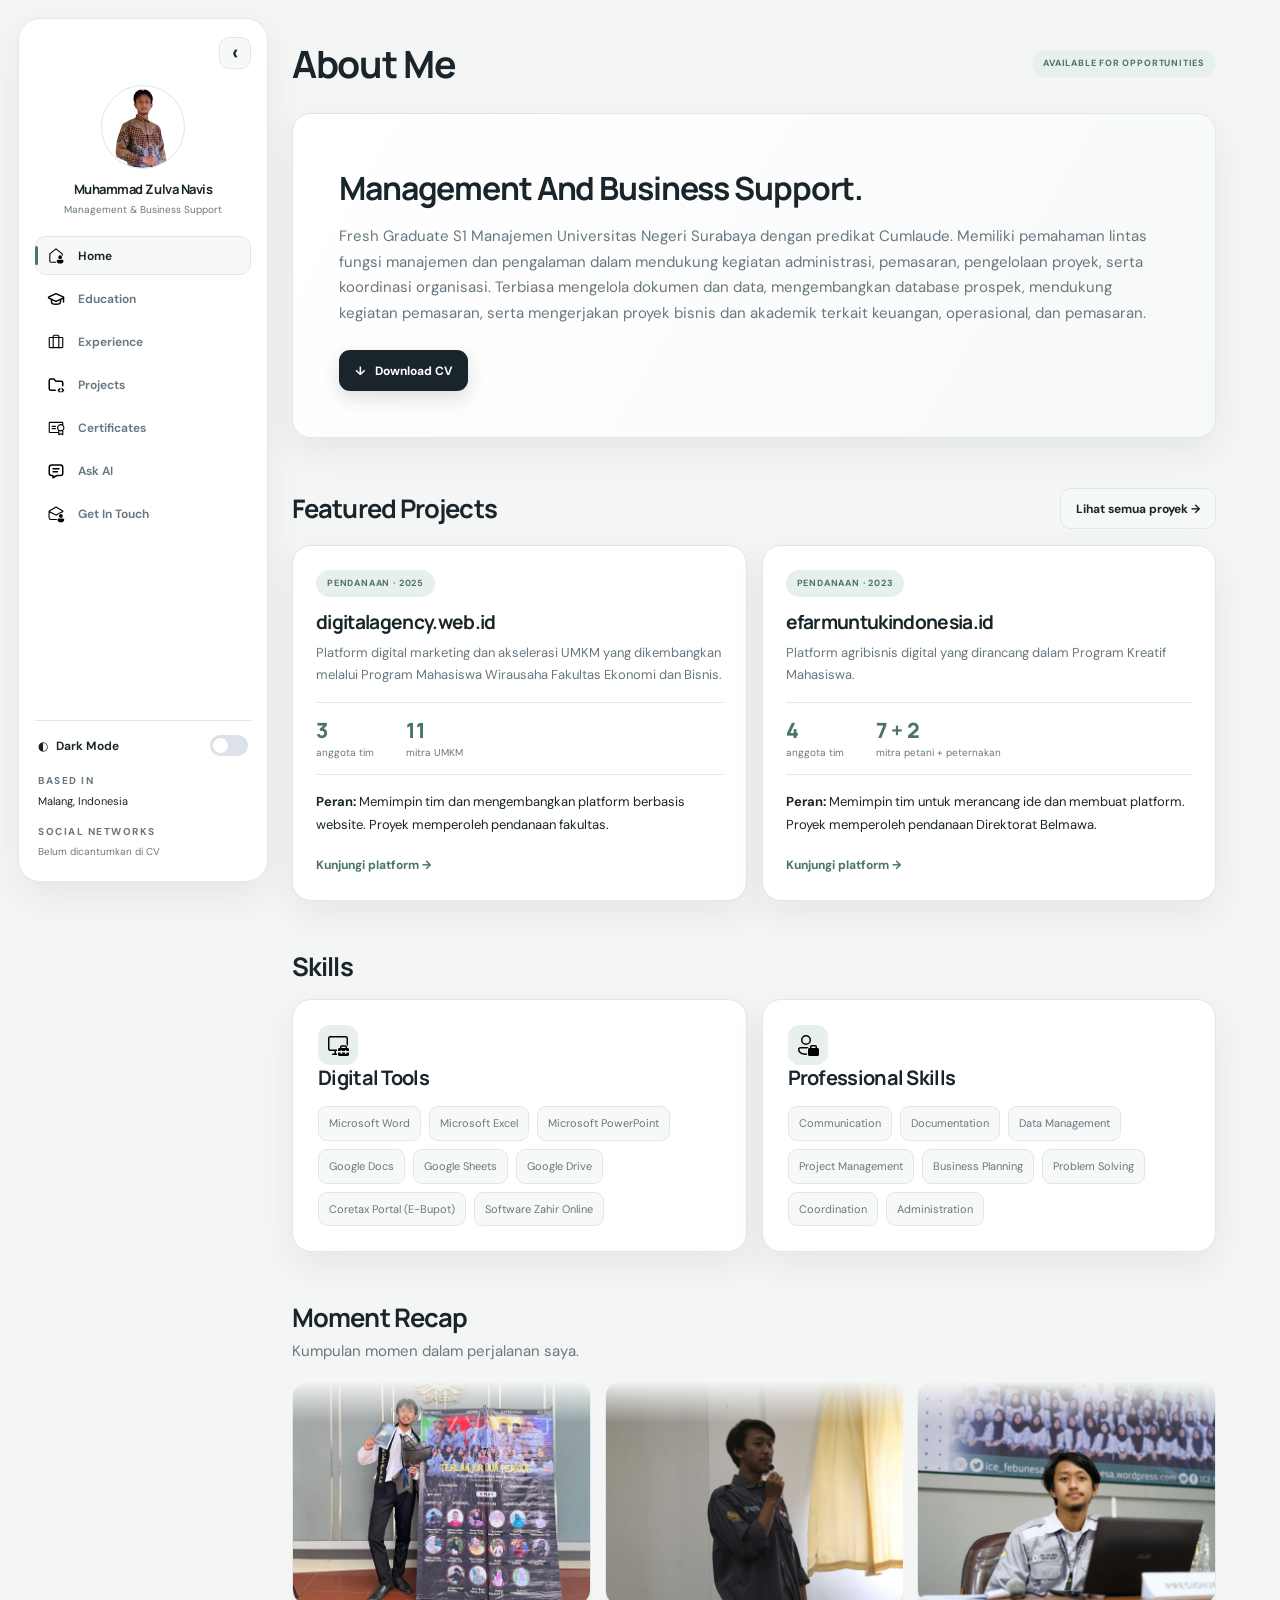
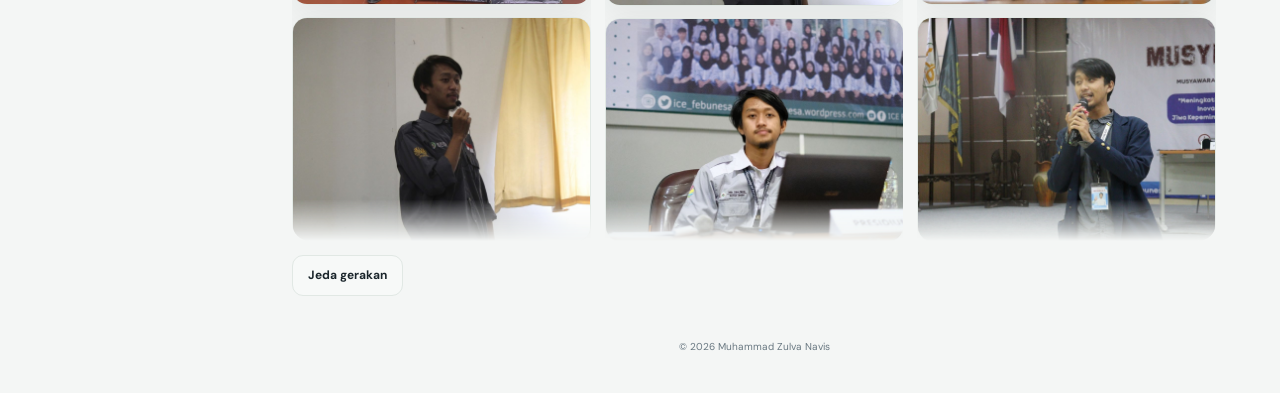
<file: index.html>
<!doctype html>
<html lang="id">
<head>
  <meta charset="utf-8"><meta name="viewport" content="width=device-width, initial-scale=1">
  <meta name="description" content="Portfolio Muhammad Zulva Navis — Management & Business Support.">
  <title>Muhammad Zulva Navis | Portfolio</title>
  <link rel="stylesheet" href="styles.css">
</head>
<body data-page="home" data-level="root">
  <header class="mobile-topbar"><span class="mobile-brand">Muhammad Zulva Navis</span><button class="mobile-menu" id="menu-toggle" type="button" aria-label="Buka menu" aria-expanded="false">☰</button></header>
  <div class="app-shell"><aside class="sidebar" id="sidebar"></aside>
    <main class="main-content">
      <header class="page-heading"><div><h1>About Me</h1></div><span class="status-pill">AVAILABLE FOR OPPORTUNITIES</span></header>
      <section class="card intro-card"><h2>Management And Business Support.</h2>
        <p>Fresh Graduate S1 Manajemen Universitas Negeri Surabaya dengan predikat Cumlaude. Memiliki pemahaman lintas fungsi manajemen dan pengalaman dalam mendukung kegiatan administrasi, pemasaran, pengelolaan proyek, serta koordinasi organisasi. Terbiasa mengelola dokumen dan data, mengembangkan database prospek, mendukung kegiatan pemasaran, serta mengerjakan proyek bisnis dan akademik terkait keuangan, operasional, dan pemasaran.</p>
        <a class="button primary" href="public/cv-muhammad-zulva-navis.pdf" download>↓ &nbsp; Download CV</a>
      </section>
      <section class="content-section"><div class="section-heading"><div><h2>Featured Projects</h2></div><a class="button secondary" href="projects/">Lihat semua proyek →</a></div>
        <div class="project-grid">
          <article class="card project-card"><span class="tag">PENDANAAN · 2025</span><h3>digitalagency.web.id</h3><p>Platform digital marketing dan akselerasi UMKM yang dikembangkan melalui Program Mahasiswa Wirausaha Fakultas Ekonomi dan Bisnis.</p><div class="metrics"><div><strong>3</strong><span>anggota tim</span></div><div><strong>11</strong><span>mitra UMKM</span></div></div><p class="role"><b>Peran:</b> Memimpin tim dan mengembangkan platform berbasis website. Proyek memperoleh pendanaan fakultas.</p><a class="text-link" href="https://digitalagency.web.id" target="_blank" rel="noreferrer">Kunjungi platform →</a></article>
          <article class="card project-card"><span class="tag">PENDANAAN · 2023</span><h3>efarmuntukindonesia.id</h3><p>Platform agribisnis digital yang dirancang dalam Program Kreatif Mahasiswa.</p><div class="metrics"><div><strong>4</strong><span>anggota tim</span></div><div><strong>7 + 2</strong><span>mitra petani + peternakan</span></div></div><p class="role"><b>Peran:</b> Memimpin tim untuk merancang ide dan membuat platform. Proyek memperoleh pendanaan Direktorat Belmawa.</p><a class="text-link" href="https://efarmuntukindonesia.id" target="_blank" rel="noreferrer">Kunjungi platform →</a></article>
        </div>
      </section>
      <section class="content-section skills-home-section" id="skills">
        <div class="section-heading"><div><h2>Skills</h2></div></div>
        <div class="skills-grid">
          <section class="card skills-card"><div class="icon-tile"><img src="./assets/asset.degitaltools.svg" alt=""></div><h2>Digital Tools</h2><ul class="tag-list"><li>Microsoft Word</li><li>Microsoft Excel</li><li>Microsoft PowerPoint</li><li>Google Docs</li><li>Google Sheets</li><li>Google Drive</li><li>Coretax Portal (E-Bupot)</li><li>Software Zahir Online</li></ul></section>
          <section class="card skills-card"><div class="icon-tile"><img src="./assets/asset.professionalskill.svg" alt=""></div><h2>Professional Skills</h2><ul class="tag-list"><li>Communication</li><li>Documentation</li><li>Data Management</li><li>Project Management</li><li>Business Planning</li><li>Problem Solving</li><li>Coordination</li><li>Administration</li></ul></section>
        </div>        
      </section>
      <section class="content-section moment-section" id="moment-recap">
        <div class="section-heading"><div><h2>Moment Recap</h2><p class="muted">Kumpulan momen dalam perjalanan saya.</p></div></div>
        <div class="moment-carousel" id="moment-carousel" role="region" aria-label="Foto Moment Recap" hidden>
          <div class="moment-column"></div>
          <div class="moment-column"></div>
          <div class="moment-column"></div>
        </div>
        <p class="note moment-empty" id="moment-empty">Foto akan muncul setelah kamu mengunggah berkas JPG ke folder <code>assets/moments/</code> dengan nama “gambar carousel 1.jpg”, “gambar carousel 2.jpg”, dan seterusnya.</p>
        <button class="button secondary moment-pause" id="moment-pause" type="button" aria-pressed="false" hidden>Jeda gerakan</button>
      </section>
      <footer class="site-footer">© <span class="current-year"></span> Muhammad Zulva Navis</footer>
    </main>
  </div><script src="script.js"></script>
</body>
</html>
</file>
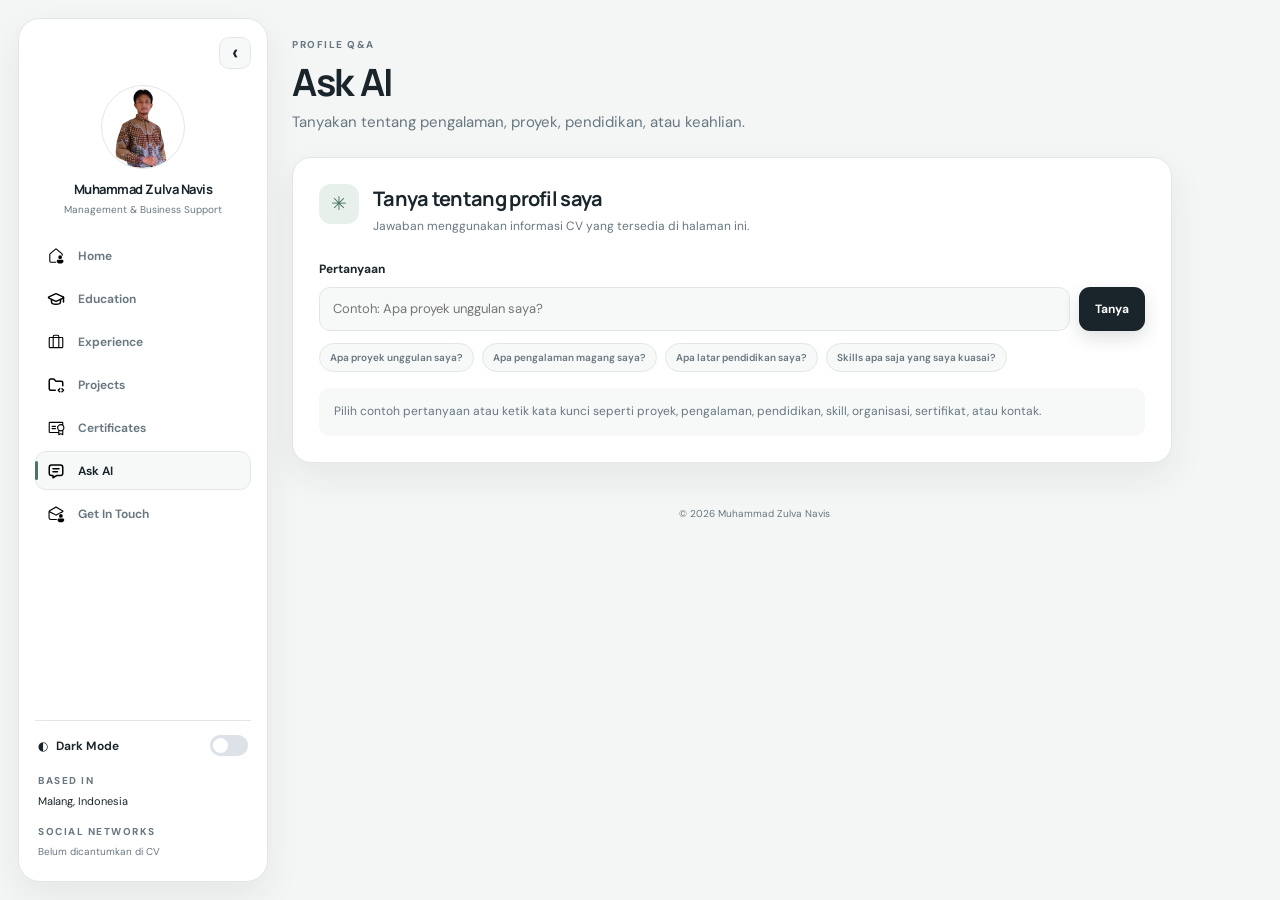
<file: ask/index.html>
<!doctype html>
<html lang="id"><head><meta charset="utf-8"><meta name="viewport" content="width=device-width, initial-scale=1"><meta name="description" content="Tanya-jawab profil Muhammad Zulva Navis berdasarkan CV."><title>Ask AI | Muhammad Zulva Navis</title><link rel="stylesheet" href="../styles.css"></head>
<body data-page="ask" data-level="nested"><header class="mobile-topbar"><span class="mobile-brand">Muhammad Zulva Navis</span><button class="mobile-menu" id="menu-toggle" type="button" aria-label="Buka menu" aria-expanded="false">☰</button></header><div class="app-shell"><aside class="sidebar" id="sidebar"></aside>
  <main class="main-content">
    <header class="page-heading"><div><p class="eyebrow">PROFILE Q&A</p><h1>Ask AI</h1><p class="muted">Tanyakan tentang pengalaman, proyek, pendidikan, atau keahlian.</p></div></header>
    <section class="card ask-card"><div class="ask-intro"><div class="icon-tile">✳</div><div><h2>Tanya tentang profil saya</h2><p class="muted">Jawaban menggunakan informasi CV yang tersedia di halaman ini.</p></div></div>
      <label for="question">Pertanyaan</label><div class="ask-row"><input id="question" type="text" placeholder="Contoh: Apa proyek unggulan saya?"><button class="button primary" id="ask-button">Tanya</button></div>
      <div class="suggestions"><button type="button">Apa proyek unggulan saya?</button><button type="button">Apa pengalaman magang saya?</button><button type="button">Apa latar pendidikan saya?</button><button type="button">Skills apa saja yang saya kuasai?</button></div>
      <div class="answer" id="answer" aria-live="polite">Pilih contoh pertanyaan atau ketik kata kunci seperti proyek, pengalaman, pendidikan, skill, organisasi, sertifikat, atau kontak.</div>
    </section>
    <footer class="site-footer">© <span class="current-year"></span> Muhammad Zulva Navis</footer>
  </main></div><script src="../script.js"></script></body></html>
</file>
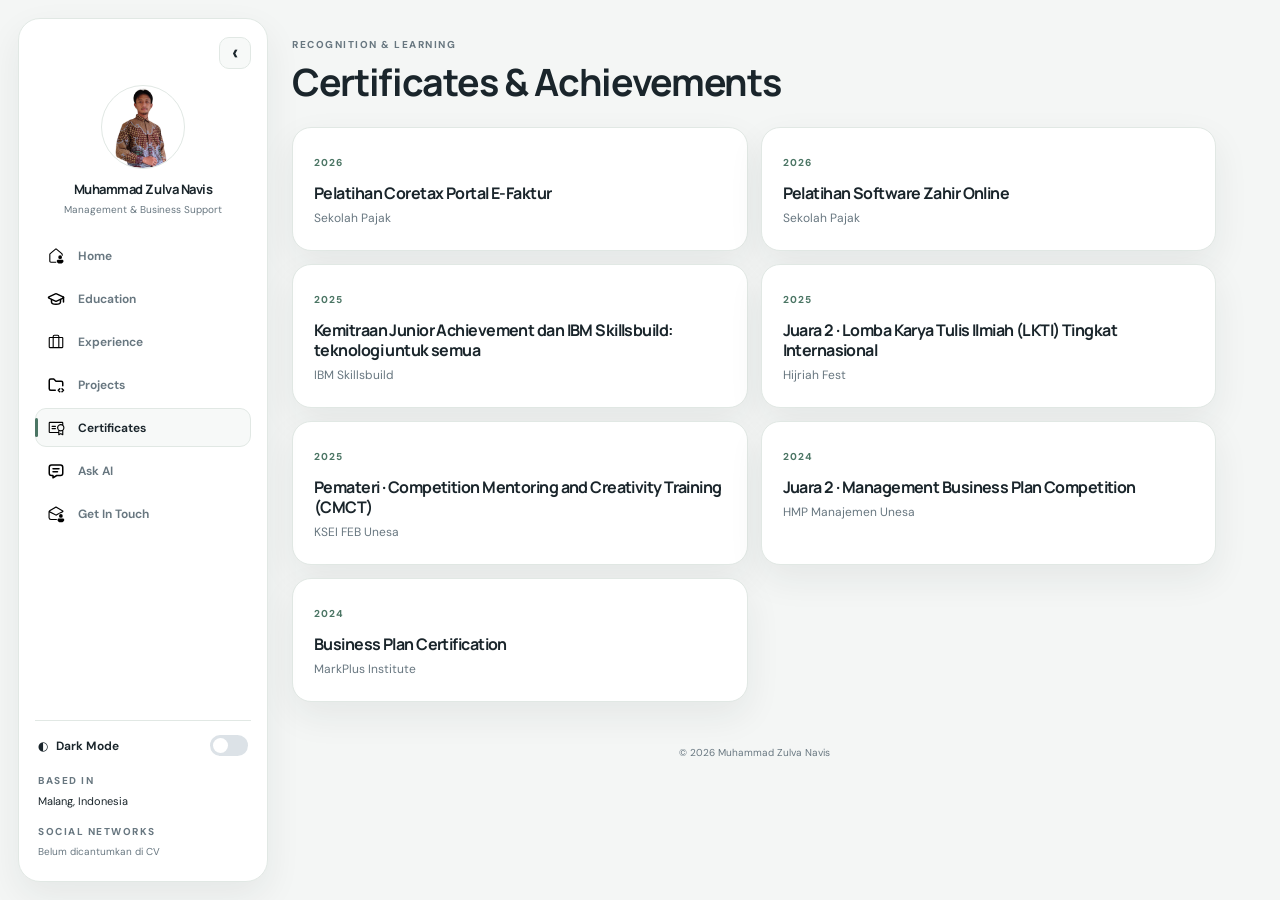
<file: certificates/index.html>
<!doctype html>
<html lang="id"><head><meta charset="utf-8"><meta name="viewport" content="width=device-width, initial-scale=1"><meta name="description" content="Sertifikat dan prestasi Muhammad Zulva Navis."><title>Certificates | Muhammad Zulva Navis</title><link rel="stylesheet" href="../styles.css"></head>
<body data-page="certificates" data-level="nested"><header class="mobile-topbar"><span class="mobile-brand">Muhammad Zulva Navis</span><button class="mobile-menu" id="menu-toggle" type="button" aria-label="Buka menu" aria-expanded="false">☰</button></header><div class="app-shell"><aside class="sidebar" id="sidebar"></aside>
  <main class="main-content">
    <header class="page-heading"><div><p class="eyebrow">RECOGNITION & LEARNING</p><h1>Certificates & Achievements</h1></div></header>
    <div class="certificate-grid">
      <article class="card certificate-card"><span class="date">2026</span><h2>Pelatihan Coretax Portal E-Faktur</h2><p>Sekolah Pajak</p></article>
      <article class="card certificate-card"><span class="date">2026</span><h2>Pelatihan Software Zahir Online</h2><p>Sekolah Pajak</p></article>
      <article class="card certificate-card"><span class="date">2025</span><h2>Kemitraan Junior Achievement dan IBM Skillsbuild: teknologi untuk semua</h2><p>IBM Skillsbuild</p></article>
      <article class="card certificate-card"><span class="date">2025</span><h2>Juara 2 · Lomba Karya Tulis Ilmiah (LKTI) Tingkat Internasional</h2><p>Hijriah Fest</p></article>
      <article class="card certificate-card"><span class="date">2025</span><h2>Pemateri · Competition Mentoring and Creativity Training (CMCT)</h2><p>KSEI FEB Unesa</p></article>
      <article class="card certificate-card"><span class="date">2024</span><h2>Juara 2 · Management Business Plan Competition</h2><p>HMP Manajemen Unesa</p></article>
      <article class="card certificate-card"><span class="date">2024</span><h2>Business Plan Certification</h2><p>MarkPlus Institute</p></article>
    </div>
    <footer class="site-footer">© <span class="current-year"></span> Muhammad Zulva Navis</footer>
  </main></div><script src="../script.js"></script></body></html>
</file>
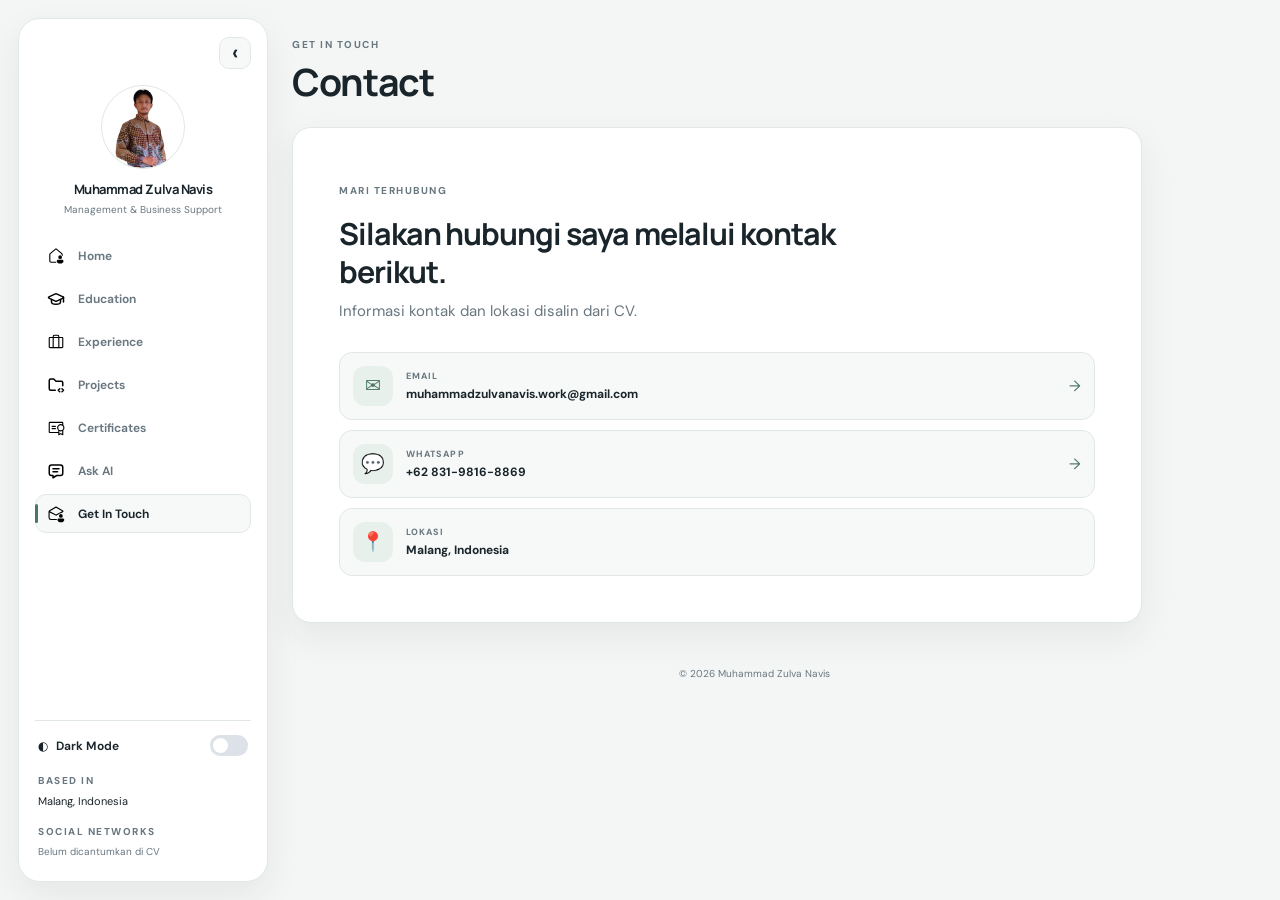
<file: contact/index.html>
<!doctype html>
<html lang="id"><head><meta charset="utf-8"><meta name="viewport" content="width=device-width, initial-scale=1"><meta name="description" content="Kontak Muhammad Zulva Navis."><title>Contact | Muhammad Zulva Navis</title><link rel="stylesheet" href="../styles.css"></head>
<body data-page="contact" data-level="nested"><header class="mobile-topbar"><span class="mobile-brand">Muhammad Zulva Navis</span><button class="mobile-menu" id="menu-toggle" type="button" aria-label="Buka menu" aria-expanded="false">☰</button></header><div class="app-shell"><aside class="sidebar" id="sidebar"></aside>
  <main class="main-content">
    <header class="page-heading"><div><p class="eyebrow">GET IN TOUCH</p><h1>Contact</h1></div></header>
    <section class="card contact-card"><p class="eyebrow">MARI TERHUBUNG</p><h2>Silakan hubungi saya melalui kontak berikut.</h2><p class="muted">Informasi kontak dan lokasi disalin dari CV.</p>
      <div class="contact-methods"><a class="contact-method" href="mailto:muhammadzulvanavis.work@gmail.com"><span class="icon-tile">✉</span><span><small>EMAIL</small><b>muhammadzulvanavis.work@gmail.com</b></span><span class="arrow">→</span></a><a class="contact-method" href="https://wa.me/6283198168869" target="_blank" rel="noreferrer"><span class="icon-tile">💬</span><span><small>WHATSAPP</small><b>+62 831-9816-8869</b></span><span class="arrow">→</span></a><a class="contact-method" href="#"><span class="icon-tile">📍</span><span><small>LOKASI</small><b>Malang, Indonesia</b></span></a></div>
    </section><footer class="site-footer">© <span class="current-year"></span> Muhammad Zulva Navis</footer>
  </main></div><script src="../script.js"></script></body></html>
</file>
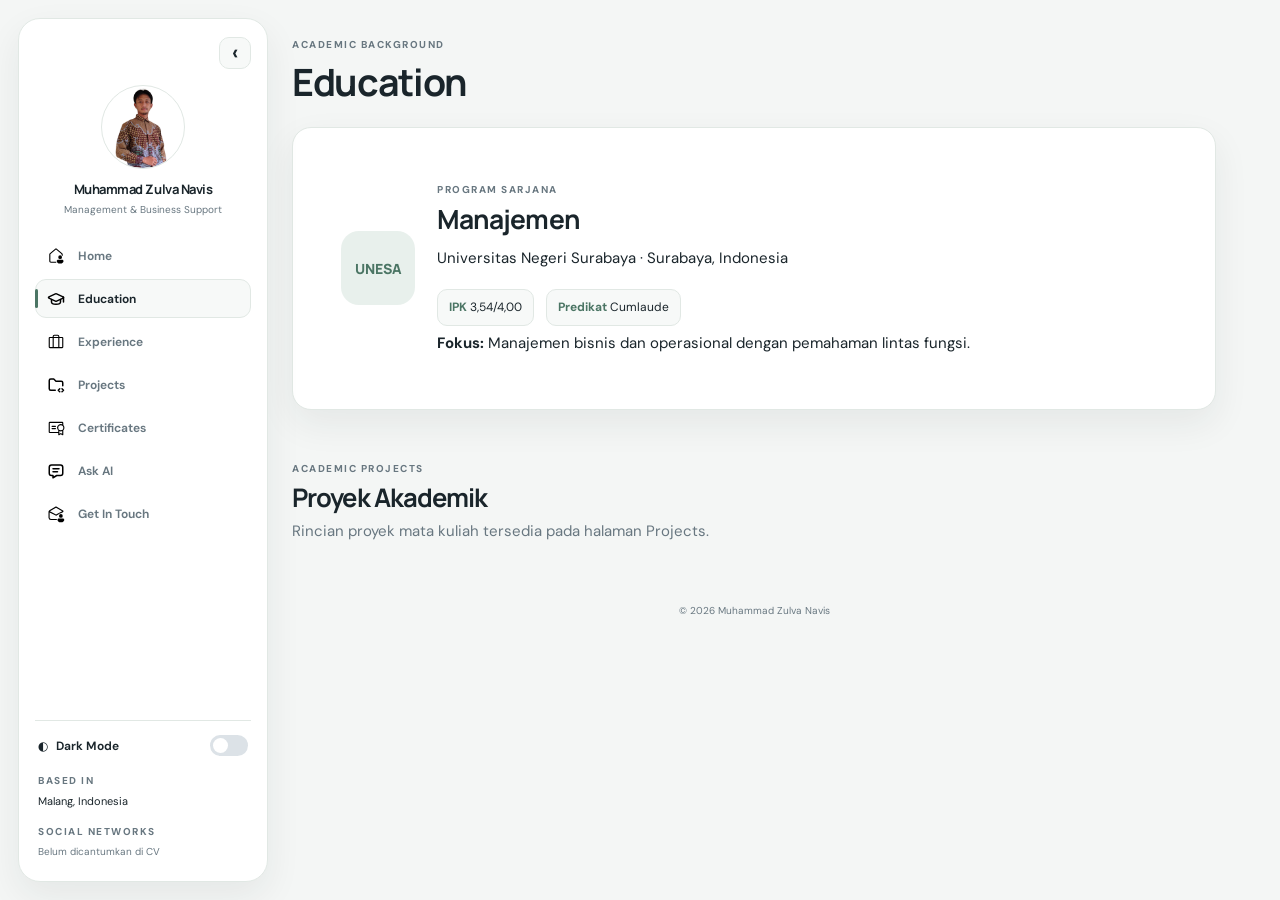
<file: education/index.html>
<!doctype html>
<html lang="id"><head><meta charset="utf-8"><meta name="viewport" content="width=device-width, initial-scale=1"><meta name="description" content="Pendidikan Muhammad Zulva Navis."><title>Education | Muhammad Zulva Navis</title><link rel="stylesheet" href="../styles.css"></head>
<body data-page="education" data-level="nested"><header class="mobile-topbar"><span class="mobile-brand">Muhammad Zulva Navis</span><button class="mobile-menu" id="menu-toggle" type="button" aria-label="Buka menu" aria-expanded="false">☰</button></header><div class="app-shell"><aside class="sidebar" id="sidebar"></aside>
  <main class="main-content">
    <header class="page-heading"><div><p class="eyebrow">ACADEMIC BACKGROUND</p><h1>Education</h1></div></header>
    <article class="card education-card"><div class="edu-mark">UNESA</div><div><p class="eyebrow">PROGRAM SARJANA</p><h2>Manajemen</h2><p>Universitas Negeri Surabaya · Surabaya, Indonesia</p><div class="education-facts"><span><b>IPK</b> 3,54/4,00</span><span><b>Predikat</b> Cumlaude</span></div><p class="role"><b>Fokus:</b> Manajemen bisnis dan operasional dengan pemahaman lintas fungsi.</p></div></article>
    <section class="content-section"><div class="section-heading"><div><p class="eyebrow">ACADEMIC PROJECTS</p><h2>Proyek Akademik</h2><p class="muted">Rincian proyek mata kuliah tersedia pada halaman Projects.</p></div></div></section>
    <footer class="site-footer">© <span class="current-year"></span> Muhammad Zulva Navis</footer>
  </main></div><script src="../script.js"></script></body></html>
</file>
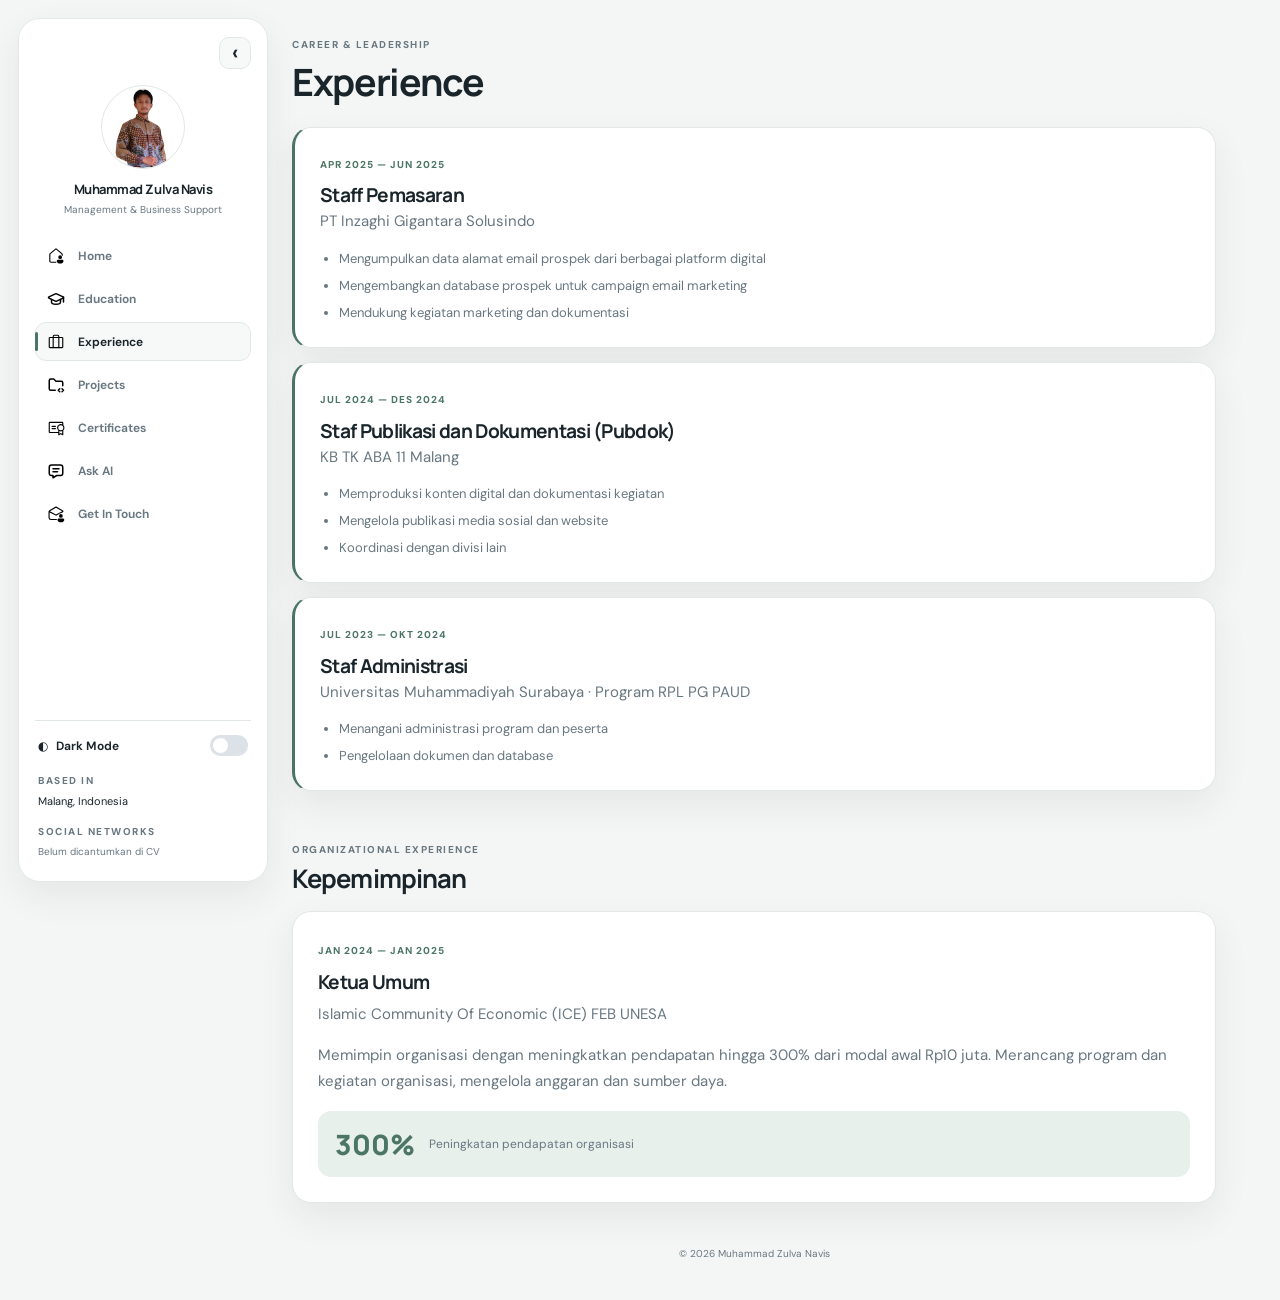
<file: experience/index.html>
<!doctype html>
<html lang="id"><head><meta charset="utf-8"><meta name="viewport" content="width=device-width, initial-scale=1"><meta name="description" content="Pengalaman kerja dan organisasi Muhammad Zulva Navis."><title>Experience | Muhammad Zulva Navis</title><link rel="stylesheet" href="../styles.css"></head>
<body data-page="experience" data-level="nested"><header class="mobile-topbar"><span class="mobile-brand">Muhammad Zulva Navis</span><button class="mobile-menu" id="menu-toggle" type="button" aria-label="Buka menu" aria-expanded="false">☰</button></header><div class="app-shell"><aside class="sidebar" id="sidebar"></aside>
  <main class="main-content">
    <header class="page-heading"><div><p class="eyebrow">CAREER & LEADERSHIP</p><h1>Experience</h1></div></header>
    <section class="timeline">
      <article class="card timeline-card"><span class="date">APR 2025 — JUN 2025</span><h2>Staff Pemasaran</h2><p class="muted">PT Inzaghi Gigantara Solusindo</p><ul><li>Mengumpulkan data alamat email prospek dari berbagai platform digital</li><li>Mengembangkan database prospek untuk campaign email marketing</li><li>Mendukung kegiatan marketing dan dokumentasi</li></ul></article>
      <article class="card timeline-card"><span class="date">JUL 2024 — DES 2024</span><h2>Staf Publikasi dan Dokumentasi (Pubdok)</h2><p class="muted">KB TK ABA 11 Malang</p><ul><li>Memproduksi konten digital dan dokumentasi kegiatan</li><li>Mengelola publikasi media sosial dan website</li><li>Koordinasi dengan divisi lain</li></ul></article>
      <article class="card timeline-card"><span class="date">JUL 2023 — OKT 2024</span><h2>Staf Administrasi</h2><p class="muted">Universitas Muhammadiyah Surabaya · Program RPL PG PAUD</p><ul><li>Menangani administrasi program dan peserta</li><li>Pengelolaan dokumen dan database</li></ul></article>
    </section>
    <section class="content-section"><div class="section-heading"><div><p class="eyebrow">ORGANIZATIONAL EXPERIENCE</p><h2>Kepemimpinan</h2></div></div><article class="card leadership-card"><span class="date">JAN 2024 — JAN 2025</span><h2>Ketua Umum</h2><p class="muted">Islamic Community Of Economic (ICE) FEB UNESA</p><p>Memimpin organisasi dengan meningkatkan pendapatan hingga 300% dari modal awal Rp10 juta. Merancang program dan kegiatan organisasi, mengelola anggaran dan sumber daya.</p><div class="highlight-stat"><strong>300%</strong><span>Peningkatan pendapatan organisasi</span></div></article></section>
    <footer class="site-footer">© <span class="current-year"></span> Muhammad Zulva Navis</footer>
  </main></div><script src="../script.js"></script></body></html>
</file>
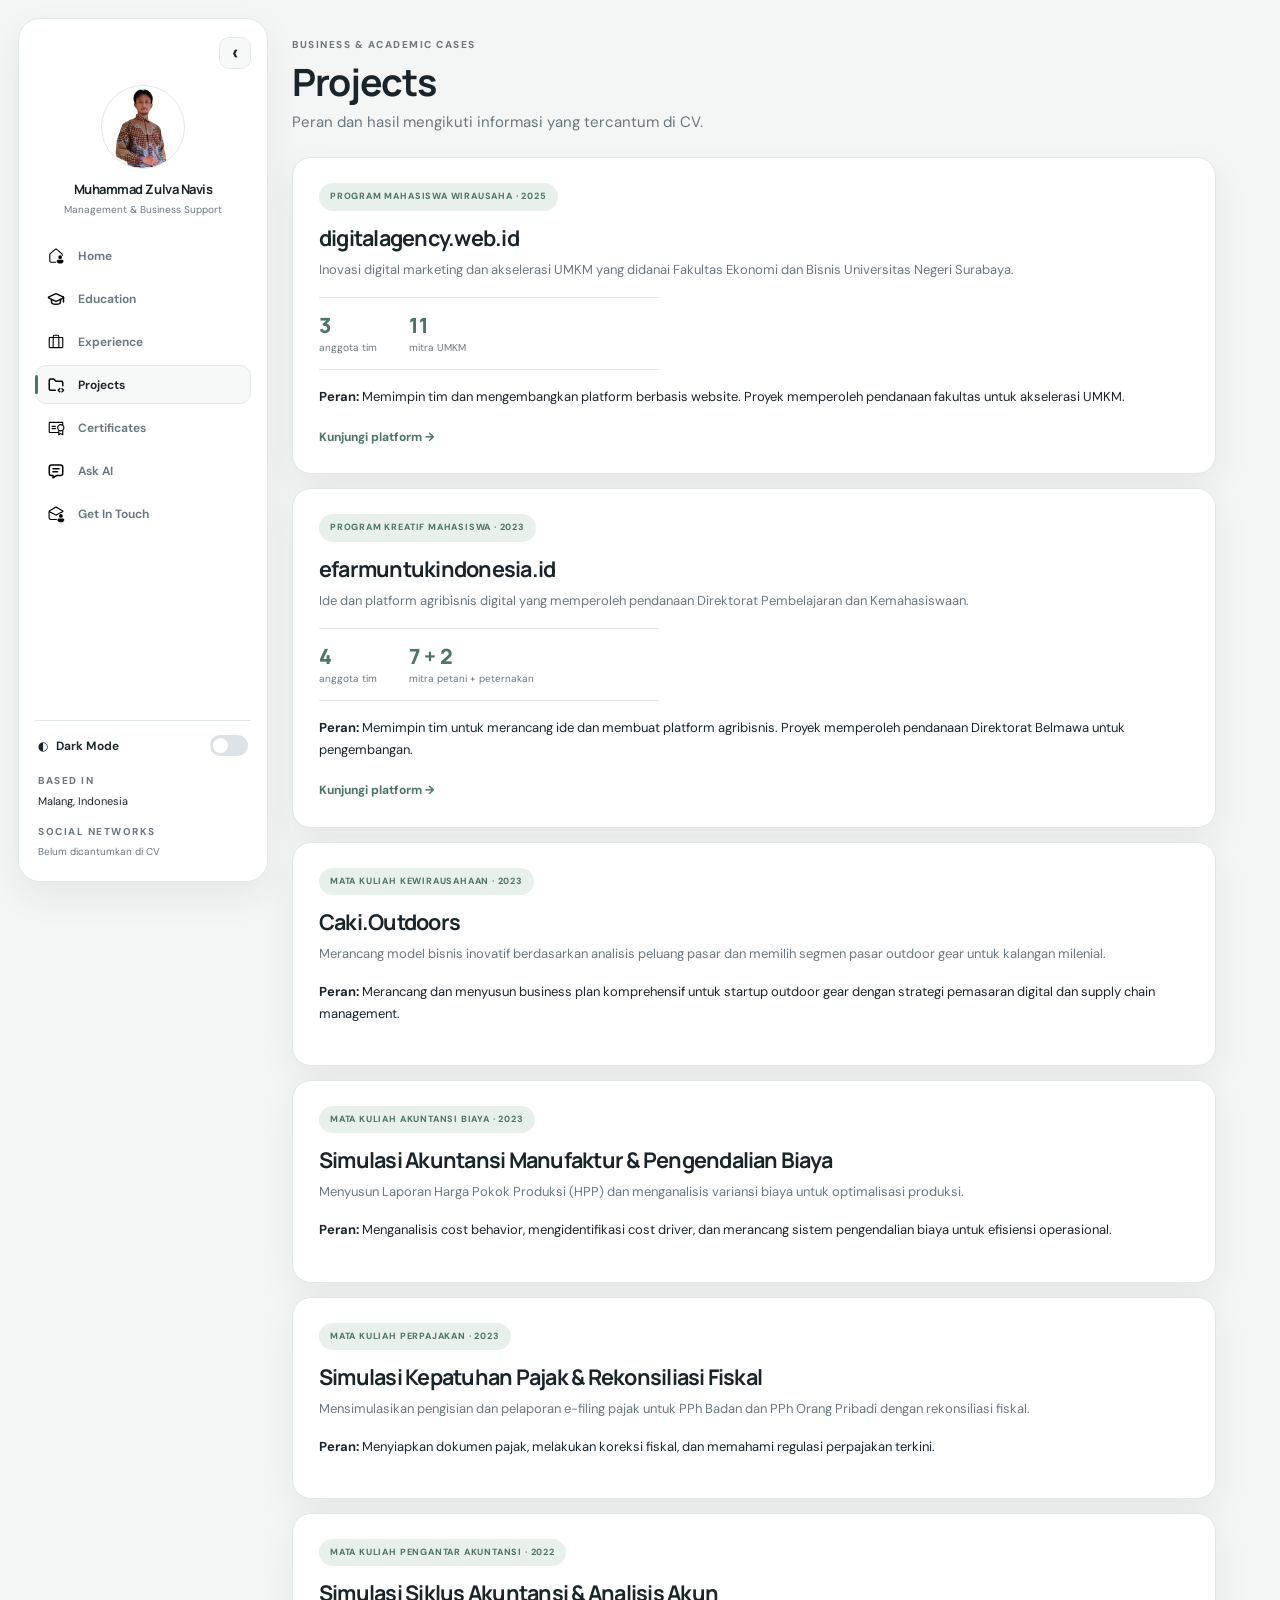
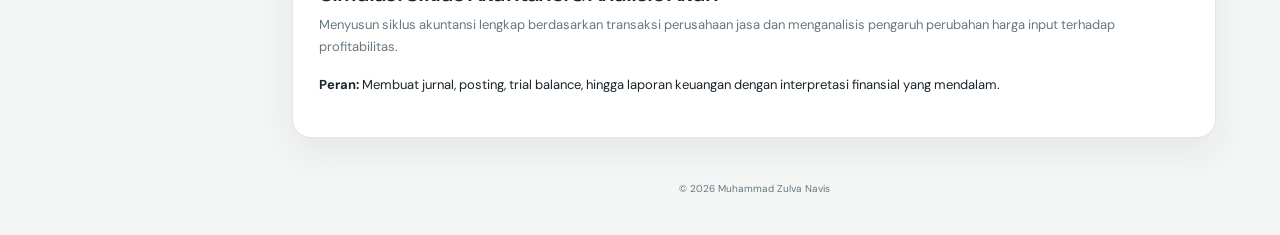
<file: projects/index.html>
<!doctype html>
<html lang="id"><head><meta charset="utf-8"><meta name="viewport" content="width=device-width, initial-scale=1"><meta name="description" content="Proyek bisnis dan akademik Muhammad Zulva Navis."><title>Projects | Muhammad Zulva Navis</title><link rel="stylesheet" href="../styles.css"></head>
<body data-page="projects" data-level="nested"><header class="mobile-topbar"><span class="mobile-brand">Muhammad Zulva Navis</span><button class="mobile-menu" id="menu-toggle" type="button" aria-label="Buka menu" aria-expanded="false">☰</button></header><div class="app-shell"><aside class="sidebar" id="sidebar"></aside>
  <main class="main-content">
    <header class="page-heading"><div><p class="eyebrow">BUSINESS & ACADEMIC CASES</p><h1>Projects</h1><p class="muted">Peran dan hasil mengikuti informasi yang tercantum di CV.</p></div></header>
    <div class="project-list">
      <article class="card project-card"><span class="tag">PROGRAM MAHASISWA WIRAUSAHA · 2025</span><h2>digitalagency.web.id</h2><p>Inovasi digital marketing dan akselerasi UMKM yang didanai Fakultas Ekonomi dan Bisnis Universitas Negeri Surabaya.</p><div class="metrics"><div><strong>3</strong><span>anggota tim</span></div><div><strong>11</strong><span>mitra UMKM</span></div></div><p class="role"><b>Peran:</b> Memimpin tim dan mengembangkan platform berbasis website. Proyek memperoleh pendanaan fakultas untuk akselerasi UMKM.</p><a class="text-link" href="https://digitalagency.web.id" target="_blank" rel="noreferrer">Kunjungi platform →</a></article>
      <article class="card project-card"><span class="tag">PROGRAM KREATIF MAHASISWA · 2023</span><h2>efarmuntukindonesia.id</h2><p>Ide dan platform agribisnis digital yang memperoleh pendanaan Direktorat Pembelajaran dan Kemahasiswaan.</p><div class="metrics"><div><strong>4</strong><span>anggota tim</span></div><div><strong>7 + 2</strong><span>mitra petani + peternakan</span></div></div><p class="role"><b>Peran:</b> Memimpin tim untuk merancang ide dan membuat platform agribisnis. Proyek memperoleh pendanaan Direktorat Belmawa untuk pengembangan.</p><a class="text-link" href="https://efarmuntukindonesia.id" target="_blank" rel="noreferrer">Kunjungi platform →</a></article>
      <article class="card project-card"><span class="tag">MATA KULIAH KEWIRAUSAHAAN · 2023</span><h2>Caki.Outdoors</h2><p>Merancang model bisnis inovatif berdasarkan analisis peluang pasar dan memilih segmen pasar outdoor gear untuk kalangan milenial.</p><p class="role"><b>Peran:</b> Merancang dan menyusun business plan komprehensif untuk startup outdoor gear dengan strategi pemasaran digital dan supply chain management.</p></article>
      <article class="card project-card"><span class="tag">MATA KULIAH AKUNTANSI BIAYA · 2023</span><h2>Simulasi Akuntansi Manufaktur & Pengendalian Biaya</h2><p>Menyusun Laporan Harga Pokok Produksi (HPP) dan menganalisis variansi biaya untuk optimalisasi produksi.</p><p class="role"><b>Peran:</b> Menganalisis cost behavior, mengidentifikasi cost driver, dan merancang sistem pengendalian biaya untuk efisiensi operasional.</p></article>
      <article class="card project-card"><span class="tag">MATA KULIAH PERPAJAKAN · 2023</span><h2>Simulasi Kepatuhan Pajak & Rekonsiliasi Fiskal</h2><p>Mensimulasikan pengisian dan pelaporan e-filing pajak untuk PPh Badan dan PPh Orang Pribadi dengan rekonsiliasi fiskal.</p><p class="role"><b>Peran:</b> Menyiapkan dokumen pajak, melakukan koreksi fiskal, dan memahami regulasi perpajakan terkini.</p></article>
      <article class="card project-card"><span class="tag">MATA KULIAH PENGANTAR AKUNTANSI · 2022</span><h2>Simulasi Siklus Akuntansi & Analisis Akun</h2><p>Menyusun siklus akuntansi lengkap berdasarkan transaksi perusahaan jasa dan menganalisis pengaruh perubahan harga input terhadap profitabilitas.</p><p class="role"><b>Peran:</b> Membuat jurnal, posting, trial balance, hingga laporan keuangan dengan interpretasi finansial yang mendalam.</p></article>
    </div>
    <footer class="site-footer">© <span class="current-year"></span> Muhammad Zulva Navis</footer>
  </main></div><script src="../script.js"></script></body></html>
</file>
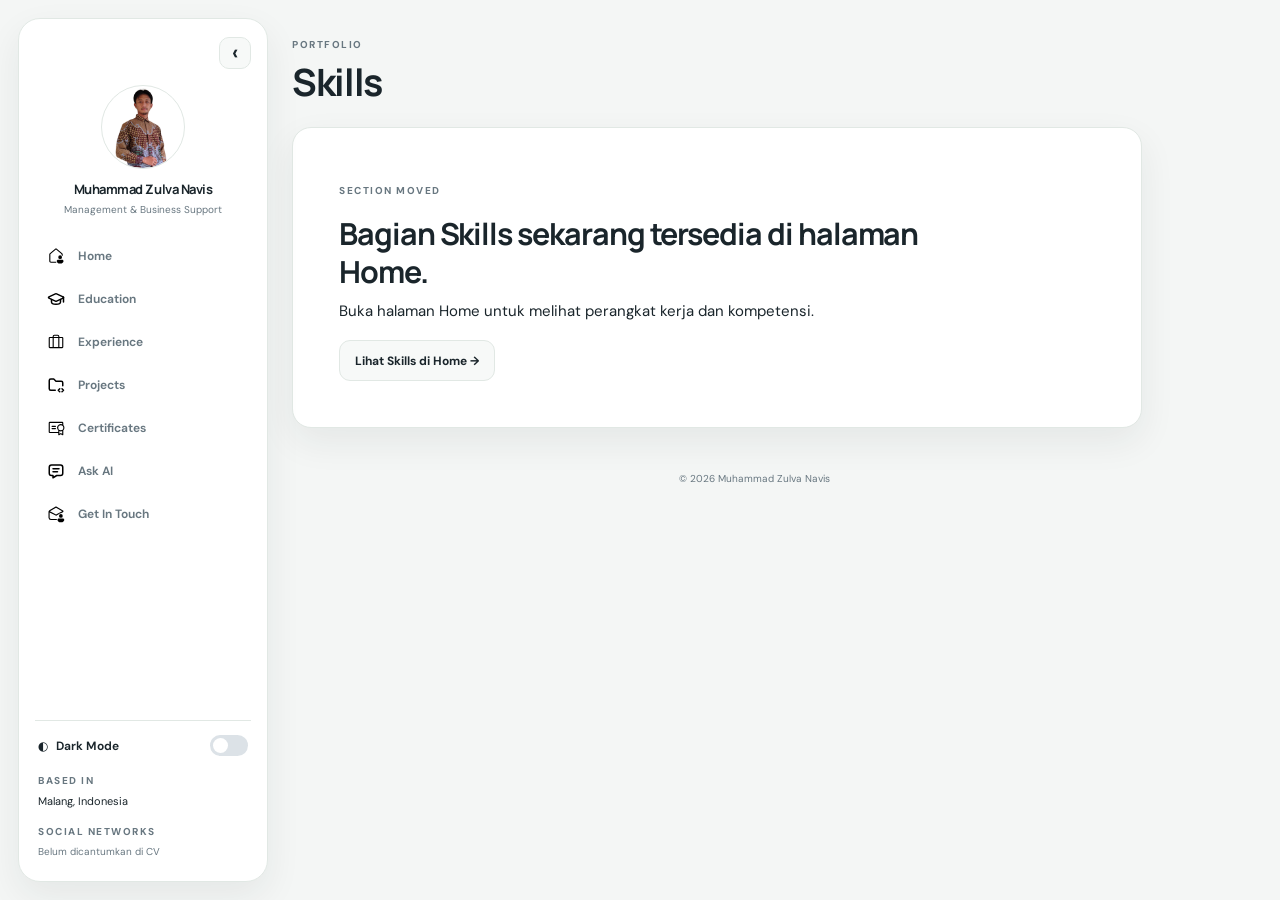
<file: skills/index.html>
<!doctype html>
<html lang="id">
<head>
  <meta charset="utf-8">
  <meta name="viewport" content="width=device-width, initial-scale=1">
  <meta name="description" content="Bagian Skills kini tersedia di halaman Home portfolio Muhammad Zulva Navis.">
  <title>Skills | Muhammad Zulva Navis</title>
  <link rel="stylesheet" href="../styles.css">
</head>
<body data-page="skills" data-level="nested">
  <header class="mobile-topbar"><span class="mobile-brand">Muhammad Zulva Navis</span><button class="mobile-menu" id="menu-toggle" type="button" aria-label="Buka menu" aria-expanded="false">☰</button></header>
  <div class="app-shell">
    <aside class="sidebar" id="sidebar"></aside>
    <main class="main-content">
      <header class="page-heading">
        <div><p class="eyebrow">PORTFOLIO</p><h1>Skills</h1></div>
      </header>
      <section class="card contact-card">
        <p class="eyebrow">SECTION MOVED</p>
        <h2>Bagian Skills sekarang tersedia di halaman Home.</h2>
        <p>Buka halaman Home untuk melihat perangkat kerja dan kompetensi.</p>
        <a class="button secondary" href="../#skills">Lihat Skills di Home →</a>
      </section>
      <footer class="site-footer">© <span class="current-year"></span> Muhammad Zulva Navis</footer>
    </main>
  </div>
  <script src="../script.js"></script>
</body>
</html>
</file>
<file: styles.css>
@import url('https://fonts.googleapis.com/css2?family=DM+Sans:wght@400;500;600;700&family=Manrope:wght@500;600;700;800&display=swap');
:root{color-scheme:light;--bg:#f3f4f6;--surface:#fff;--surface-soft:#f8f9fa;--text:#1b222b;--muted:#737e8a;--line:#e2e6e9;--accent:#496c60;--accent-soft:#eaf0ed;--shadow:0 12px 36px #2330260a}
*{box-sizing:border-box}html{min-width:320px}body{margin:0;background:var(--bg);color:var(--text);font:15px/1.7 'DM Sans',Inter,ui-sans-serif,system-ui,-apple-system,'Segoe UI',sans-serif}h1,h2,h3{font-family:Manrope,Inter,ui-sans-serif,system-ui,-apple-system,'Segoe UI',sans-serif;line-height:1.25;letter-spacing:-.035em;margin-top:0}h1{font-size:clamp(1.8rem,3vw,2.35rem);margin:0}h2{font-size:clamp(1.25rem,2vw,1.7rem);margin:0 0 .65rem}h3{font-size:1.14rem;margin:0 0 .55rem}p{margin:.5rem 0 1rem}a{color:inherit}.app-shell{max-width:1600px;margin:0 auto}.sidebar{position:fixed;inset:18px auto 18px max(18px,calc((100vw - 1600px)/2 + 18px));width:250px;background:var(--surface);border:1px solid var(--line);border-radius:22px;padding:18px 16px;display:flex;flex-direction:column;z-index:5;overflow-y:auto;overscroll-behavior-y:contain;scrollbar-width:thin;scrollbar-color:var(--line) transparent;box-shadow:var(--shadow)}.brand{display:grid;place-items:center;width:35px;height:35px;border-radius:11px;background:var(--accent);color:#fff;text-decoration:none;font:800 12px Manrope,system-ui;letter-spacing:.06em}.identity{text-align:center;padding:13px 0 18px}.avatar{display:grid;place-items:center;width:84px;height:84px;margin:0 auto 12px;border:1px solid var(--line);border-radius:50%;background:var(--surface-soft);color:var(--accent);font:800 24px Manrope,system-ui;box-shadow:0 5px 15px #00000001}.identity h2{font-size:13px;margin:0 0 4px}.identity p{font-size:10px;color:var(--muted);margin:0}.sidebar nav{display:grid;gap:4px}.nav-link{position:relative;display:flex;align-items:center;gap:13px;min-height:39px;padding:8px 11px;border:1px solid transparent;border-radius:11px;text-decoration:none;color:var(--muted);font-size:12px;font-weight:650;transition:background .16s,color .16s,border-color .16s}.nav-icon{width:18px;text-align:center;font-size:17px}.nav-icon-image{width:18px;height:18px;flex:0 0 18px;object-fit:contain}.nav-link:hover,.nav-link[aria-current="page"]{background:var(--surface-soft);border-color:var(--line);color:var(--text)}.nav-link[aria-current="page"]::before{content:'';width:3px;height:19px;position:absolute;margin-left:-12px;border-radius:4px;background:var(--accent)}.sidebar-bottom{margin-top:auto;padding:14px 3px 0;border-top:1px solid var(--line);font-size:11px}.sidebar-bottom p{margin:3px 0}.side-caption,.eyebrow{font-size:10px;letter-spacing:.15em;font-weight:750;color:var(--muted)}.theme-control{display:flex;align-items:center;justify-content:space-between;gap:10px;margin-bottom:16px;font-size:12px;font-weight:650;cursor:pointer}.theme-control input{position:absolute;opacity:0}.switch{width:38px;height:21px;border-radius:99px;background:#dce2e7;position:relative;transition:.2s}.switch::after{content:'';position:absolute;left:3px;top:3px;width:15px;height:15px;border-radius:50%;background:#fff;transition:.2s}.theme-control input:checked+.switch{background:var(--accent)}.theme-control input:checked+.switch::after{transform:translateX(17px)}.social-note{font-size:10px;color:var(--muted)}.main-content{margin-left:292px;padding:36px clamp(24px,5vw,74px) 28px 0;max-width:calc(1600px - 260px)}.page-heading,.section-heading{display:flex;justify-content:space-between;align-items:center;gap:18px;margin-bottom:22px}.page-heading{min-height:55px}.page-heading .eyebrow,.section-heading .eyebrow{margin:0 0 5px}.page-heading p.muted,.section-heading p.muted{margin:5px 0 0}.status-pill,.tag{display:inline-flex;align-items:center;border-radius:99px;background:var(--accent-soft);color:var(--accent);padding:6px 11px;font-weight:750;font-size:9px;letter-spacing:.09em}.card{background:var(--surface);border:1px solid var(--line);border-radius:19px;box-shadow:var(--shadow)}.intro-card{padding:clamp(24px,4vw,46px);background:linear-gradient(120deg,var(--surface),var(--surface-soft))}.intro-card h2{max-width:720px;font-size:clamp(1.5rem,2.5vw,2rem);margin:.5rem 0 1rem}.intro-card>p:not(.eyebrow){max-width:900px;color:#4d5864}.button{display:inline-flex;align-items:center;justify-content:center;min-height:41px;padding:9px 15px;border:1px solid transparent;border-radius:11px;text-decoration:none;font:700 12px 'DM Sans',Inter,system-ui,sans-serif;white-space:nowrap;cursor:pointer;transition:transform .15s,background .15s}.button:hover{transform:translateY(-1px)}.primary{background:#1d2622;color:white;box-shadow:0 6px 14px #12201b1c}.intro-card .button{margin-top:8px}.secondary{background:var(--surface-soft);border-color:var(--line);color:var(--text)}.content-section{margin-top:50px}.section-heading{margin-bottom:16px}.section-heading h2{margin:0}.muted{color:var(--muted)}.project-grid{display:grid;grid-template-columns:repeat(2,minmax(0,1fr));gap:15px}.project-card{padding:23px}.project-card h2,.project-card h3{font-size:1.2rem;margin:13px 0 7px;overflow-wrap:anywhere}.project-card>p{color:var(--muted);font-size:13px}.project-card .role{color:var(--text)}.metrics{display:flex;gap:32px;margin:16px 0;padding:13px 0;border-block:1px solid var(--line)}.metrics div{display:grid}.metrics strong{font:800 21px Manrope,system-ui;color:var(--accent)}.metrics span{font-size:10px;color:var(--muted)}.text-link{font-size:12px;color:var(--accent);font-weight:750;text-decoration:none}.text-link:hover{text-decoration:underline}.site-footer{padding:42px 0 10px;text-align:center;color:var(--muted);font-size:10px}.education-card{display:flex;align-items:center;gap:22px;padding:clamp(25px,5vw,48px)}.edu-mark{display:grid;place-items:center;flex:0 0 auto;width:74px;height:74px;border-radius:18px;background:var(--accent-soft);color:var(--accent);font:800 14px Manrope,system-ui}.education-card h2{font-size:1.65rem}.education-card p{margin:.3rem 0}.education-facts{display:flex;gap:12px;margin-top:18px}.education-facts span{padding:7px 11px;background:var(--surface-soft);border:1px solid var(--line);border-radius:10px;font-size:12px}.education-facts b{color:var(--accent)}.timeline{display:grid;gap:14px}.timeline-card{padding:23px 25px;border-left:3px solid var(--accent)}.date{color:var(--accent);font-size:10px;letter-spacing:.1em;font-weight:750}.timeline-card h2,.leadership-card h2{margin:7px 0 2px;font-size:1.2rem}.timeline-card p{margin:2px 0}.timeline-card ul{padding-left:19px;margin:.8rem 0 0;color:#4e5966;font-size:13px}.timeline-card li+li{margin-top:5px}.leadership-card{padding:25px}.leadership-card>p{color:#4e5966}.highlight-stat{display:flex;align-items:center;gap:14px;padding:14px 17px;margin-top:17px;border-radius:13px;background:var(--accent-soft)}.highlight-stat strong{font:800 28px Manrope,system-ui;color:var(--accent)}.highlight-stat span{font-size:12px;color:var(--muted)}.project-list{display:grid;gap:14px}.project-list .project-card{padding:24px 26px}.project-list .project-card h2{font-size:1.35rem}.project-list .metrics{max-width:340px}.skills-grid{display:grid;grid-template-columns:repeat(2,minmax(0,1fr));gap:15px}.skills-card{padding:25px}.icon-tile{display:grid;place-items:center;width:40px;height:40px;border-radius:12px;background:var(--accent-soft);color:var(--accent);font-size:19px}.skills-card .eyebrow{margin:18px 0 5px}.skills-card h2{font-size:1.25rem}.tag-list{display:flex;flex-wrap:wrap;gap:8px;list-style:none;padding:0;margin:16px 0 0}.tag-list li{padding:7px 10px;border:1px solid var(--line);background:var(--surface-soft);border-radius:9px;color:var(--muted);font-size:11px}.note{font-size:11px;color:var(--muted);margin:14px 3px}.certificate-grid{display:grid;grid-template-columns:repeat(2,minmax(0,1fr));gap:13px}.certificate-card{padding:21px}.certificate-card h2{font-size:1rem;margin:9px 0 5px}.certificate-card p{font-size:12px;color:var(--muted);margin:0}.ask-card{max-width:880px;padding:26px}.ask-intro{display:flex;gap:14px;align-items:flex-start;margin-bottom:22px}.ask-intro h2{font-size:1.25rem;margin:2px 0 5px}.ask-intro p{font-size:12px;margin:0}.ask-card label{display:block;font-weight:700;font-size:12px;margin-bottom:8px}.ask-row{display:flex;gap:9px}.ask-row input{flex:1;min-width:0;border:1px solid var(--line);border-radius:11px;padding:10px 13px;background:var(--surface-soft);color:var(--text);font:inherit;font-size:13px}.suggestions{display:flex;flex-wrap:wrap;gap:8px;margin-top:12px}.suggestions button{border:1px solid var(--line);border-radius:99px;background:var(--surface-soft);color:var(--muted);padding:7px 10px;font:600 10px 'DM Sans',Inter,system-ui,sans-serif;cursor:pointer}.suggestions button:hover{color:var(--text);border-color:var(--accent)}.answer{min-height:48px;padding:13px 15px;margin-top:16px;border-radius:11px;background:var(--surface-soft);color:var(--muted);font-size:12px}.contact-card{max-width:850px;padding:clamp(25px,5vw,46px)}.contact-card h2{max-width:600px;margin:.5rem 0;font-size:clamp(1.45rem,2.4vw,1.9rem)}.contact-methods{display:grid;gap:10px;margin-top:28px}.contact-method{display:flex;align-items:center;gap:13px;padding:13px;border:1px solid var(--line);border-radius:13px;text-decoration:none;background:var(--surface-soft)}.contact-method>span:nth-child(2){display:grid;min-width:0}.contact-method small{font-size:9px;color:var(--muted);letter-spacing:.12em;font-weight:750}.contact-method b{font-size:12px;overflow-wrap:anywhere}.contact-method .arrow{margin-left:auto;color:var(--accent)}
.mobile-menu{display:none}body.dark{color-scheme:dark;--bg:#121715;--surface:#1a211e;--surface-soft:#202925;--text:#edf3ef;--muted:#a1ada6;--line:#303b35;--accent:#91bda8;--accent-soft:#263a31;--shadow:0 12px 36px #0002}body.dark .intro-card>p:not(.eyebrow),body.dark .timeline-card ul,body.dark .leadership-card>p{color:#c3cec7}
@media(max-width:1000px){.sidebar{width:218px;left:12px;inset-block:12px}.main-content{margin-left:252px;padding-right:22px}.certificate-grid,.skills-grid{grid-template-columns:1fr 1fr}}
@media(max-width:700px){.sidebar{inset:0 auto 0 0;width:min(82vw,290px);border-radius:0 20px 20px 0;transform:translateX(-105%);transition:transform .24s;box-shadow:0 0 0 100vmax #0006}.sidebar.open{transform:translateX(0)}.main-content{margin-left:0;padding:22px}.page-heading:not(:has(.status-pill)){align-items:flex-start}.section-heading{flex-direction:column}.section-heading>.button{margin-top:3px}.education-card{gap:13px}.education-card h2{font-size:1.2rem}.project-grid{grid-template-columns:1fr}.certificate-grid,.skills-grid{grid-template-columns:1fr}.mobile-menu{display:block}}
@media(max-width:390px){.page-heading:not(:has(.status-pill)){align-items:flex-start}.section-heading{flex-direction:column}.section-heading>.button{margin-top:3px}.education-card{gap:13px}.education-card h2{font-size:1rem}.education-card .edu-mark{width:60px;height:60px;font-size:11px}.education-facts{flex-direction:column}.education-facts span{font-size:10px}.timeline-card{padding:16px 18px}.project-card h2,.project-card h3{font-size:1rem}.contact-card h2{font-size:1.2rem}.ask-card{padding:16px}.contact-methods{gap:8px}.contact-method{padding:10px;font-size:11px}}

/* Moment Recap: three continuously looping photo columns. */
.moment-carousel[hidden],.moment-pause[hidden]{display:none}
.moment-carousel{display:grid;grid-template-columns:repeat(3,minmax(0,1fr));gap:14px;height:460px;overflow:hidden;position:relative;border-radius:18px}
.moment-column{min-width:0;overflow:hidden;position:relative;-webkit-mask-image:linear-gradient(to bottom,transparent,black 9%,black 91%,transparent);mask-image:linear-gradient(to bottom,transparent,black 9%,black 91%,transparent)}
.moment-track{display:flex;flex-direction:column;will-change:transform;animation:moment-scroll-up 34s linear infinite}
.moment-column:nth-child(2) .moment-track{animation-name:moment-scroll-down;animation-duration:40s}
.moment-column:nth-child(3) .moment-track{animation-duration:38s}
.moment-sequence{display:grid;gap:12px;padding-bottom:12px}
.moment-card{margin:0;overflow:hidden;border:1px solid var(--line);border-radius:15px;background:var(--surface);box-shadow:var(--shadow)}
.moment-card img{display:block;width:100%;aspect-ratio:4/3;object-fit:cover}
.moment-column:hover .moment-track{animation-play-state:paused}
.moment-carousel.is-paused .moment-track{animation-play-state:paused}
.moment-pause{margin-top:14px}
.moment-empty code{padding:2px 5px;border-radius:5px;background:var(--surface-soft)}
@keyframes moment-scroll-up{to{transform:translateY(-50%)}}
@keyframes moment-scroll-down{from{transform:translateY(-50%)}to{transform:translateY(0)}}
@media(max-width:700px){.moment-carousel{grid-template-columns:repeat(2,minmax(0,1fr));gap:10px;height:360px;min-height:260px}.moment-column:nth-child(3){display:none}.moment-sequence{gap:10px;padding-bottom:10px}.moment-card{border-radius:12px}}
@media(max-width:390px){.moment-carousel{height:320px}.moment-card img{aspect-ratio:1/1}}
@media(prefers-reduced-motion:reduce){.moment-track{animation-play-state:paused!important}}


/* Shared visual direction: calm neutrals, deep ink and muted green. */
:root{color-scheme:light;--bg:#f4f6f5;--surface:#fff;--surface-soft:#f7f9f8;--text:#1a252b;--muted:#687780;--line:#e1e8e4;--accent:#4b7564;--accent-soft:#e8f0ec;--shadow:0 14px 36px rgba(28,48,39,.07)}
body.dark{color-scheme:dark;--bg:#131a17;--surface:#1b2420;--surface-soft:#222d28;--text:#eef4f0;--muted:#a4b2aa;--line:#34423b;--accent:#9bc3ad;--accent-soft:#293d33;--shadow:0 14px 36px rgba(0,0,0,.2)}
body{font-family:'DM Sans',Inter,ui-sans-serif,system-ui,-apple-system,'Segoe UI',sans-serif}
h1,h2,h3,.identity h2,.mobile-brand{font-family:Manrope,'DM Sans',Inter,ui-sans-serif,system-ui,sans-serif}
.primary{background:var(--text);color:var(--surface);box-shadow:0 7px 18px rgba(26,37,43,.14)}
.intro-card>p:not(.eyebrow),.timeline-card ul,.leadership-card>p{color:var(--muted)}
body.dark .intro-card>p:not(.eyebrow),body.dark .timeline-card ul,body.dark .leadership-card>p{color:var(--muted)}

/* Desktop sidebar collapse and its always-visible control. */
.sidebar-topbar{display:flex;justify-content:flex-end;min-height:31px;margin-bottom:3px}
.sidebar-collapse{display:grid;place-items:center;width:32px;height:32px;border:1px solid var(--line);border-radius:10px;background:var(--surface-soft);color:var(--text);font:600 22px/1 'DM Sans',sans-serif;cursor:pointer;transition:background .18s,color .18s,transform .22s}
.sidebar-collapse:hover{background:var(--accent-soft);color:var(--accent)}
.sidebar-collapse span{display:block;transition:transform .22s ease}
.sidebar{transition:width .24s ease,padding .24s ease;overflow-x:hidden}
.avatar{overflow:hidden}
.avatar img{display:block;width:100%;height:100%;border-radius:inherit;object-fit:cover;object-position:center}
.main-content{transition:margin-left .24s ease,max-width .24s ease}
.theme-label{display:inline-flex;align-items:center;gap:8px}
.sidebar-collapse:focus-visible,.mobile-menu:focus-visible,.nav-link:focus-visible{outline:3px solid color-mix(in srgb,var(--accent) 45%,transparent);outline-offset:2px}
.avatar svg{width:38px;height:38px;fill:none;stroke:currentColor;stroke-width:1.6;stroke-linecap:round;stroke-linejoin:round}
.mobile-topbar{display:none}
.sidebar-backdrop{display:none}
@media(min-width:701px){
  body.sidebar-collapsed .sidebar{width:82px;padding:18px 10px}
  body.sidebar-collapsed .main-content{margin-left:124px;max-width:calc(1600px - 92px)}
  body.sidebar-collapsed .sidebar-collapse span{transform:rotate(180deg)}
  body.sidebar-collapsed .identity{padding:10px 0 16px}
  body.sidebar-collapsed .identity .avatar{width:48px;height:48px;margin-bottom:0}
  body.sidebar-collapsed .identity h2,body.sidebar-collapsed .identity p{display:none}
  body.sidebar-collapsed .nav-link{justify-content:center;gap:0;padding-inline:7px}
  body.sidebar-collapsed .nav-link>span:last-child{position:absolute;width:1px;height:1px;padding:0;margin:-1px;overflow:hidden;clip:rect(0,0,0,0);white-space:nowrap;border:0}
  body.sidebar-collapsed .nav-link[aria-current="page"]::before{left:4px;margin-left:0}
  body.sidebar-collapsed .sidebar-bottom{padding-inline:0}
  body.sidebar-collapsed .theme-control{justify-content:center}
  body.sidebar-collapsed .theme-control .theme-text{position:absolute;width:1px;height:1px;padding:0;margin:-1px;overflow:hidden;clip:rect(0,0,0,0);white-space:nowrap;border:0}
  body.sidebar-collapsed .sidebar-bottom>p{display:none}
}
@media(min-width:701px) and (max-width:1000px){
  body.sidebar-collapsed .sidebar{width:74px;padding-inline:9px}
  body.sidebar-collapsed .main-content{margin-left:106px;max-width:calc(100% - 108px)}
}

/* Mobile: a compact top bar controls the drawer from every route. */
@media(max-width:700px){
  body.mobile-sidebar-open{overflow:hidden}
  .mobile-topbar{position:fixed;inset:0 0 auto;z-index:7;display:flex;align-items:center;justify-content:space-between;gap:12px;height:62px;padding:0 16px;background:color-mix(in srgb,var(--surface) 94%,transparent);border-bottom:1px solid var(--line);backdrop-filter:blur(12px)}
  .mobile-brand{min-width:0;overflow:hidden;color:var(--text);font-size:13px;font-weight:800;letter-spacing:-.02em;text-overflow:ellipsis;white-space:nowrap}
  .mobile-menu{display:grid;place-items:center;flex:0 0 42px;width:42px;height:42px;padding:0;border:1px solid var(--line);border-radius:12px;background:var(--surface);color:var(--text);font:500 23px/1 'DM Sans',sans-serif;cursor:pointer;box-shadow:var(--shadow)}
  .sidebar{inset:0 auto 0 0;z-index:6;width:min(82vw,290px);padding:16px;border-radius:0 20px 20px 0;transform:translateX(-105%);transition:transform .24s ease,box-shadow .24s ease;box-shadow:var(--shadow)}
  .sidebar.open{transform:translateX(0)}
  .sidebar-backdrop{position:fixed;inset:0;z-index:5;display:none;width:100%;height:100%;border:0;background:rgba(17,27,23,.38);cursor:pointer}
  body.mobile-sidebar-open .sidebar-backdrop{display:block}
  .sidebar-collapse{display:none}
  .main-content{margin-left:0;max-width:none;padding:82px 22px 28px}
  .section-heading{flex-direction:column;align-items:flex-start}
  .section-heading>.button{align-self:flex-start;margin-top:3px}
  .moment-carousel:hover .moment-track{animation-play-state:running}
  .moment-column:hover .moment-track{animation-play-state:paused}
}
@media(max-width:390px){.main-content{padding-inline:17px}.mobile-topbar{padding-inline:13px}}
</file>
